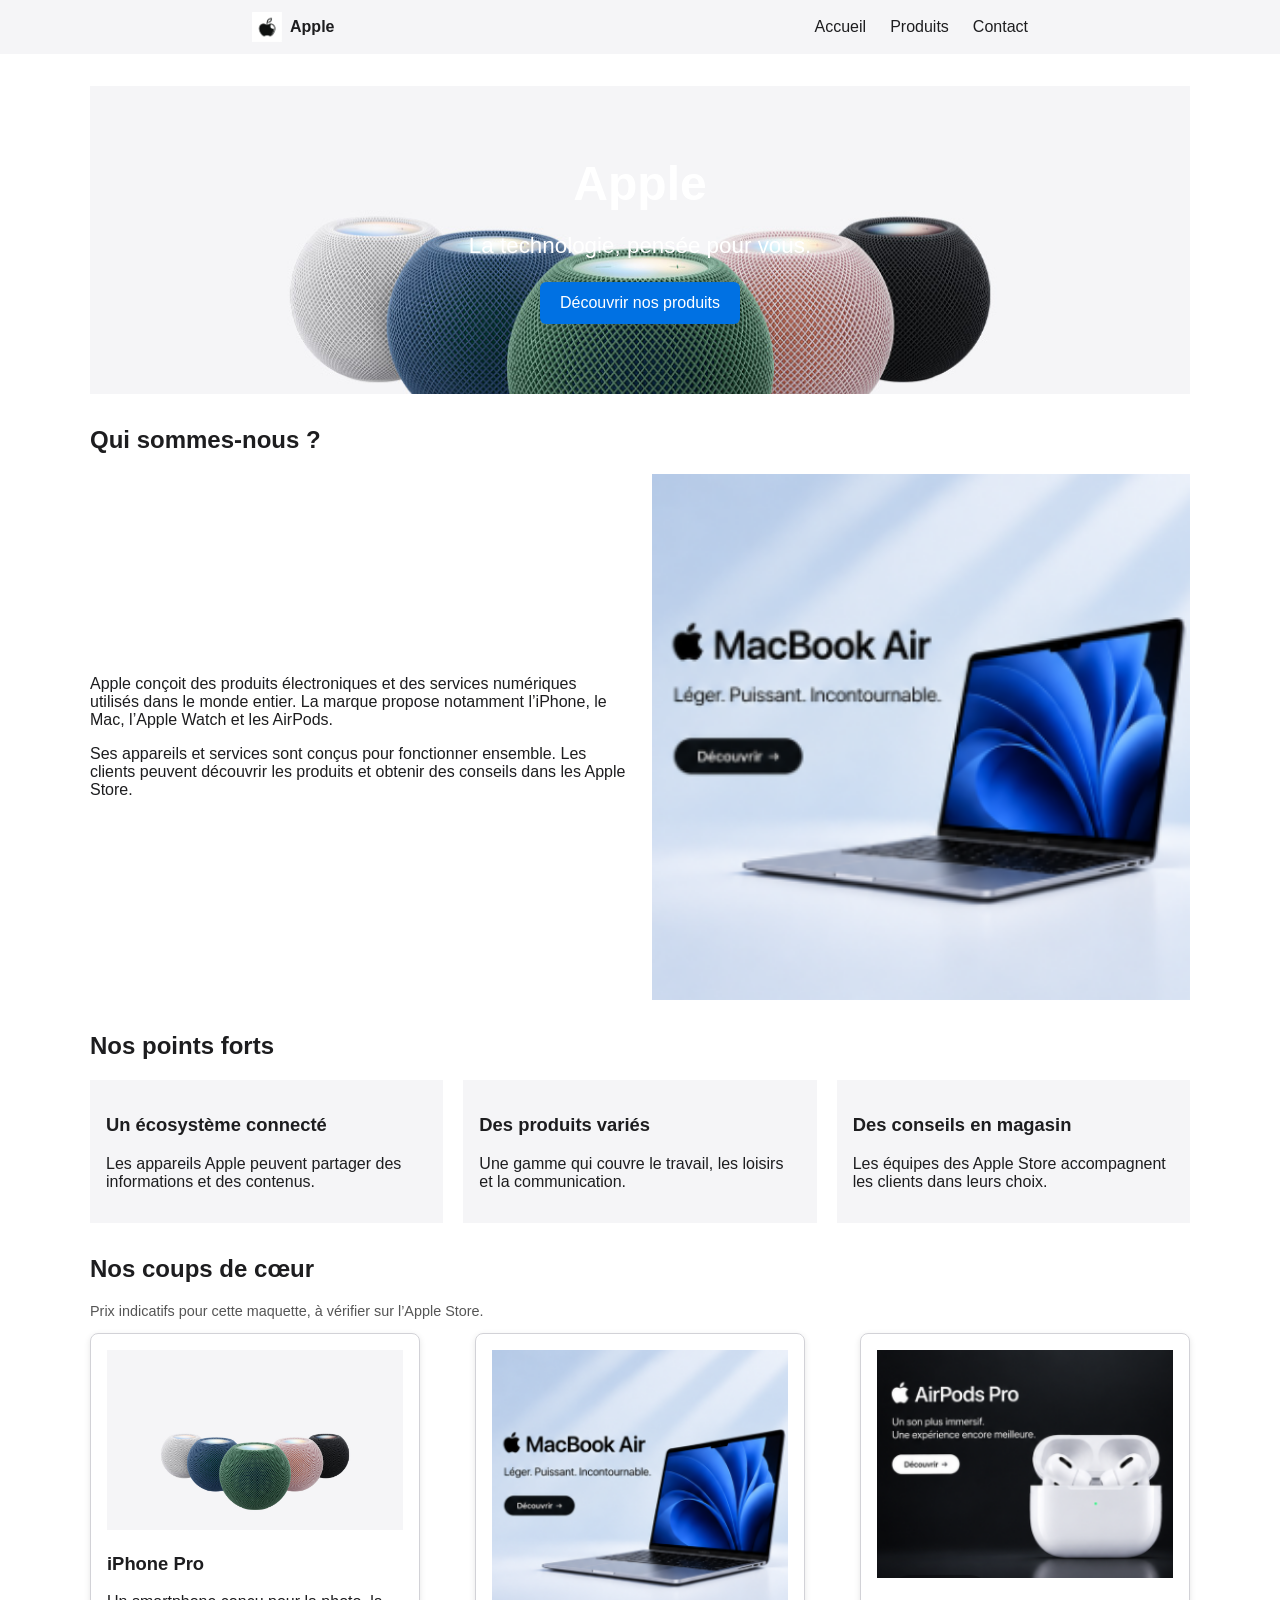
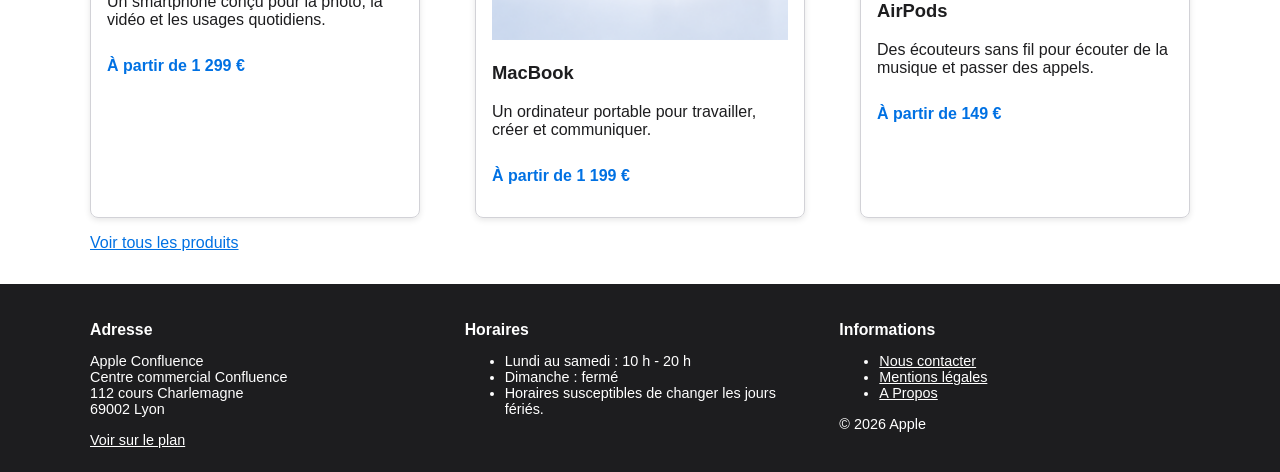
<file: frontend/index.html>
<!DOCTYPE html>
<html lang="fr">
<head>
    <meta charset="UTF-8">
    <meta name="viewport" content="width=device-width, initial-scale=1.0">
    <link rel="stylesheet" href="css/style.css">
    <link rel="stylesheet" href="css/responsive.css">
    <title>Accueil - Apple</title>
</head>
<body>
    <header>
        <a class="logo" href="index.html">
            <img src="images/apple-logo.webp" alt="Logo Apple">
            <span>Apple</span>
        </a>
        <nav aria-label="Navigation principale">
            <ul>
                <li><a href="index.html">Accueil</a></li>
                <li><a href="produits.html">Produits</a></li>
                <li><a href="contact.html">Contact</a></li>
            </ul>
        </nav>
    </header>

    <main>
        <section class="banniere">
            <h1>Apple</h1>
            <p>La technologie, pensée pour vous.</p>
            <a class="bouton" href="produits.html">Découvrir nos produits</a>
        </section>

        <section class="presentation">
            <h2>Qui sommes-nous ?</h2>
            <div class="presentation-contenu">
                <div>
                    <p>Apple conçoit des produits électroniques et des services numériques utilisés dans le monde entier. La marque propose notamment l’iPhone, le Mac, l’Apple Watch et les AirPods.</p>
                    <p>Ses appareils et services sont conçus pour fonctionner ensemble. Les clients peuvent découvrir les produits et obtenir des conseils dans les Apple Store.</p>
                </div>
                <img src="images/mac_book.png" alt="Ordinateur portable Apple">
            </div>
        </section>

        <section class="points-forts">
            <h2>Nos points forts</h2>
            <div class="points-forts-contenu">
                <article>
                    <h3>Un écosystème connecté</h3>
                    <p>Les appareils Apple peuvent partager des informations et des contenus.</p>
                </article>
                <article>
                    <h3>Des produits variés</h3>
                    <p>Une gamme qui couvre le travail, les loisirs et la communication.</p>
                </article>
                <article>
                    <h3>Des conseils en magasin</h3>
                    <p>Les équipes des Apple Store accompagnent les clients dans leurs choix.</p>
                </article>
            </div>
        </section>

        <section class="coups-de-coeur">
            <h2>Nos coups de cœur</h2>
            <p class="note-prix">Prix indicatifs pour cette maquette, à vérifier sur l’Apple Store.</p>
            <div class="grille">
                <article class="carte">
                    <img src="images/hero_homepod_mini_2_preorder__coas2914b7v6_mediumtall.jpg" alt="iPhone Pro">
                    <h3>iPhone Pro</h3>
                    <p class="description">Un smartphone conçu pour la photo, la vidéo et les usages quotidiens.</p>
                    <p class="prix">À partir de 1 299 €</p>
                </article>
                <article class="carte">
                    <img src="images/mac_book.png" alt="MacBook">
                    <h3>MacBook</h3>
                    <p class="description">Un ordinateur portable pour travailler, créer et communiquer.</p>
                    <p class="prix">À partir de 1 199 €</p>
                </article>
                <article class="carte">
                    <img src="images/airpods.png" alt="Écouteurs AirPods">
                    <h3>AirPods</h3>
                    <p class="description">Des écouteurs sans fil pour écouter de la musique et passer des appels.</p>
                    <p class="prix">À partir de 149 €</p>
                </article>
            </div>
            <p><a href="produits.html">Voir tous les produits</a></p>
        </section>
    </main>

    <footer>
        <div class="pied-colonnes">
            <section>
                <h2>Adresse</h2>
                <p>Apple Confluence<br>Centre commercial Confluence<br>112 cours Charlemagne<br>69002 Lyon</p>
                <a href="https://www.google.com/maps/search/?api=1&amp;query=Apple+Confluence+Lyon" target="_blank" rel="noopener">Voir sur le plan</a>
            </section>
            <section>
                <h2>Horaires</h2>
                <ul>
                    <li>Lundi au samedi : 10 h - 20 h</li>
                    <li>Dimanche : fermé</li>
                    <li>Horaires susceptibles de changer les jours fériés.</li>
                </ul>
            </section>
            <section>
                <h2>Informations</h2>
                <ul>
                    <li><a href="contact.html">Nous contacter</a></li>
                    <li><a href="https://www.apple.com/fr/legal/">Mentions légales</a></li>
                    <li><a href="propos.html">A Propos</a></li>
                </ul>
                <p>&copy; 2026 Apple</p>
            </section>
        </div>
    </footer>
</body>
</html>
</file>
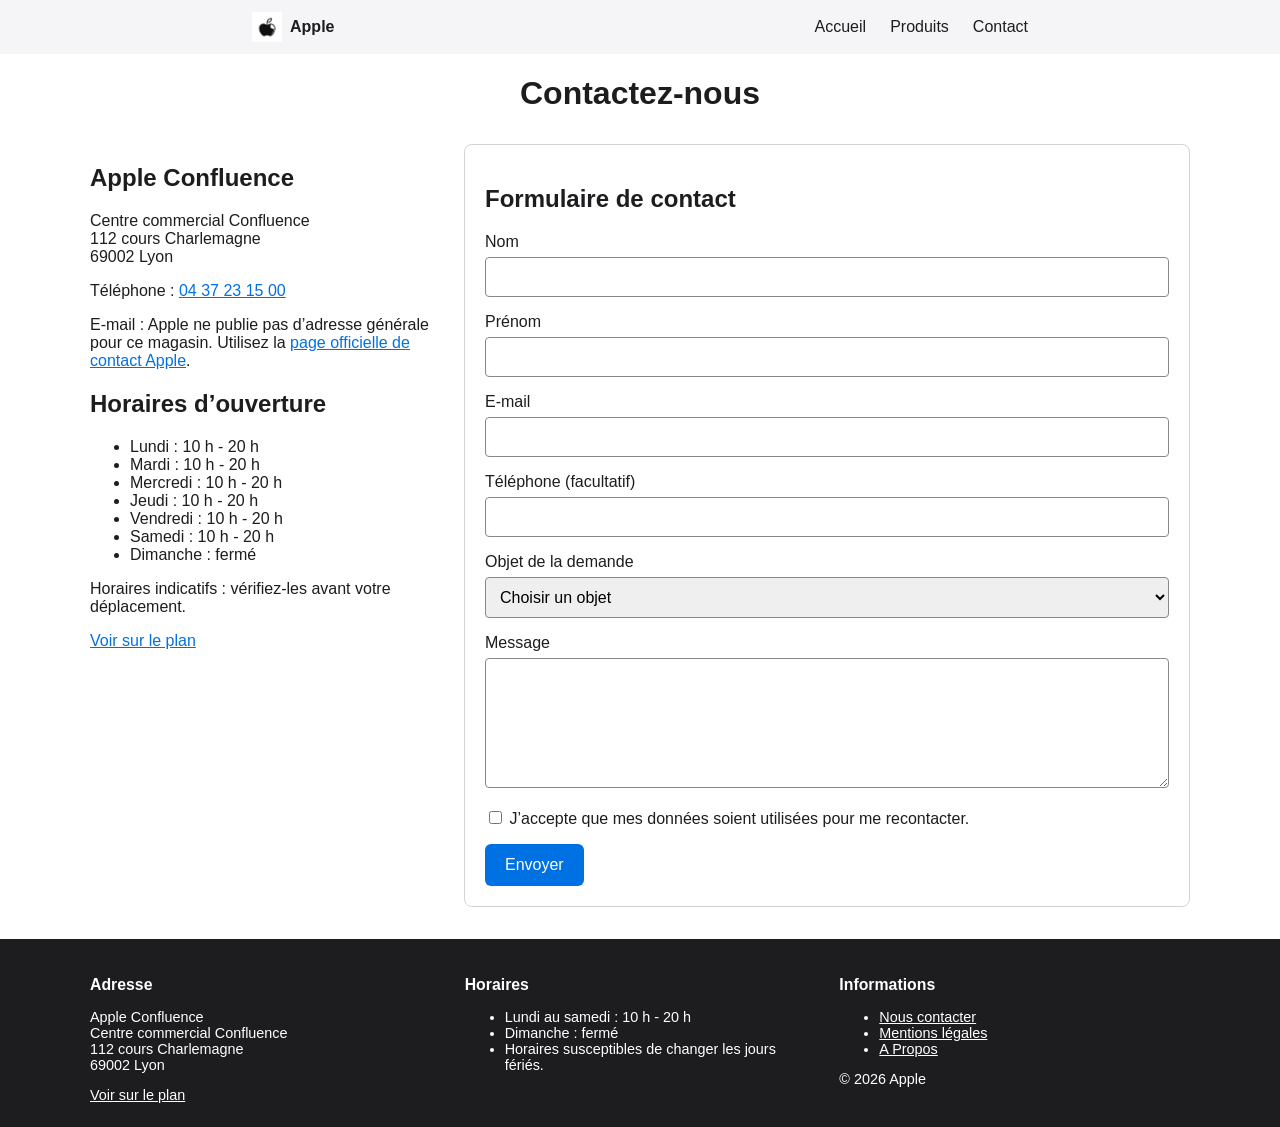
<file: frontend/contact.html>
<!DOCTYPE html>
<html lang="fr">
<head>
    <meta charset="UTF-8">
    <meta name="viewport" content="width=device-width, initial-scale=1.0">
    <link rel="stylesheet" href="css/style.css">
    <link rel="stylesheet" href="css/responsive.css">
    <title>Contact - Apple</title>
</head>
<body>
    <header>
        <a class="logo" href="index.html">
            <img src="images/apple-logo.webp" alt="Logo Apple">
            <span>Apple</span>
        </a>
        <nav aria-label="Navigation principale">
            <ul>
                <li><a href="index.html">Accueil</a></li>
                <li><a href="produits.html">Produits</a></li>
                <li><a href="contact.html">Contact</a></li>
            </ul>
        </nav>
    </header>

    <main>
        <h1>Contactez-nous</h1>
        <section class="contact">
            <div class="coordonnees">
                <h2>Apple Confluence</h2>
                <p>Centre commercial Confluence<br>112 cours Charlemagne<br>69002 Lyon</p>
                <p>Téléphone : <a href="tel:+33437231500">04 37 23 15 00</a></p>
                <p>E-mail : Apple ne publie pas d’adresse générale pour ce magasin. Utilisez la <a href="https://www.apple.com/fr/contact/" target="_blank" rel="noopener">page officielle de contact Apple</a>.</p>
                <h2>Horaires d’ouverture</h2>
                <ul>
                    <li>Lundi : 10 h - 20 h</li>
                    <li>Mardi : 10 h - 20 h</li>
                    <li>Mercredi : 10 h - 20 h</li>
                    <li>Jeudi : 10 h - 20 h</li>
                    <li>Vendredi : 10 h - 20 h</li>
                    <li>Samedi : 10 h - 20 h</li>
                    <li>Dimanche : fermé</li>
                </ul>
                <p>Horaires indicatifs : vérifiez-les avant votre déplacement.</p>
                <p><a href="https://www.google.com/maps/search/?api=1&amp;query=Apple+Confluence+Lyon" target="_blank" rel="noopener">Voir sur le plan</a></p>
            </div>

            <form class="formulaire" action="traitement.php" method="post">
                <h2>Formulaire de contact</h2>
                <div class="champ">
                    <label for="nom">Nom</label>
                    <input type="text" id="nom" name="nom" required>
                </div>
                <div class="champ">
                    <label for="prenom">Prénom</label>
                    <input type="text" id="prenom" name="prenom" required>
                </div>
                <div class="champ">
                    <label for="email">E-mail</label>
                    <input type="email" id="email" name="email" required>
                </div>
                <div class="champ">
                    <label for="telephone">Téléphone (facultatif)</label>
                    <input type="tel" id="telephone" name="telephone">
                </div>
                <div class="champ">
                    <label for="objet">Objet de la demande</label>
                    <select id="objet" name="objet" required>
                        <option value="">Choisir un objet</option>
                        <option value="renseignement">Renseignement sur un produit</option>
                        <option value="commande">Commande et achat</option>
                        <option value="reparation">Réparation et assistance</option>
                    </select>
                </div>
                <div class="champ">
                    <label for="message">Message</label>
                    <textarea id="message" name="message" rows="6" required></textarea>
                </div>
                <div class="case-a-cocher">
                    <input type="checkbox" id="accord" name="accord" required>
                    <label for="accord">J’accepte que mes données soient utilisées pour me recontacter.</label>
                </div>
                <button type="submit">Envoyer</button>
            </form>
        </section>
    </main>

    <footer>
        <div class="pied-colonnes">
            <section>
                <h2>Adresse</h2>
                <p>Apple Confluence<br>Centre commercial Confluence<br>112 cours Charlemagne<br>69002 Lyon</p>
                <a href="https://www.google.com/maps/search/?api=1&amp;query=Apple+Confluence+Lyon" target="_blank" rel="noopener">Voir sur le plan</a>
            </section>
            <section>
                <h2>Horaires</h2>
                <ul>
                    <li>Lundi au samedi : 10 h - 20 h</li>
                    <li>Dimanche : fermé</li>
                    <li>Horaires susceptibles de changer les jours fériés.</li>
                </ul>
            </section>
            <section>
                <h2>Informations</h2>
                <ul>
                    <li><a href="contact.html">Nous contacter</a></li>
                    <li><a href="https://www.apple.com/fr/legal/">Mentions légales</a></li>
                    <li><a href="propos.html">A Propos</a></li>
                </ul>
                <p>&copy; 2026 Apple</p>
            </section>
        </div>
    </footer>
</body>
</html>
</file>
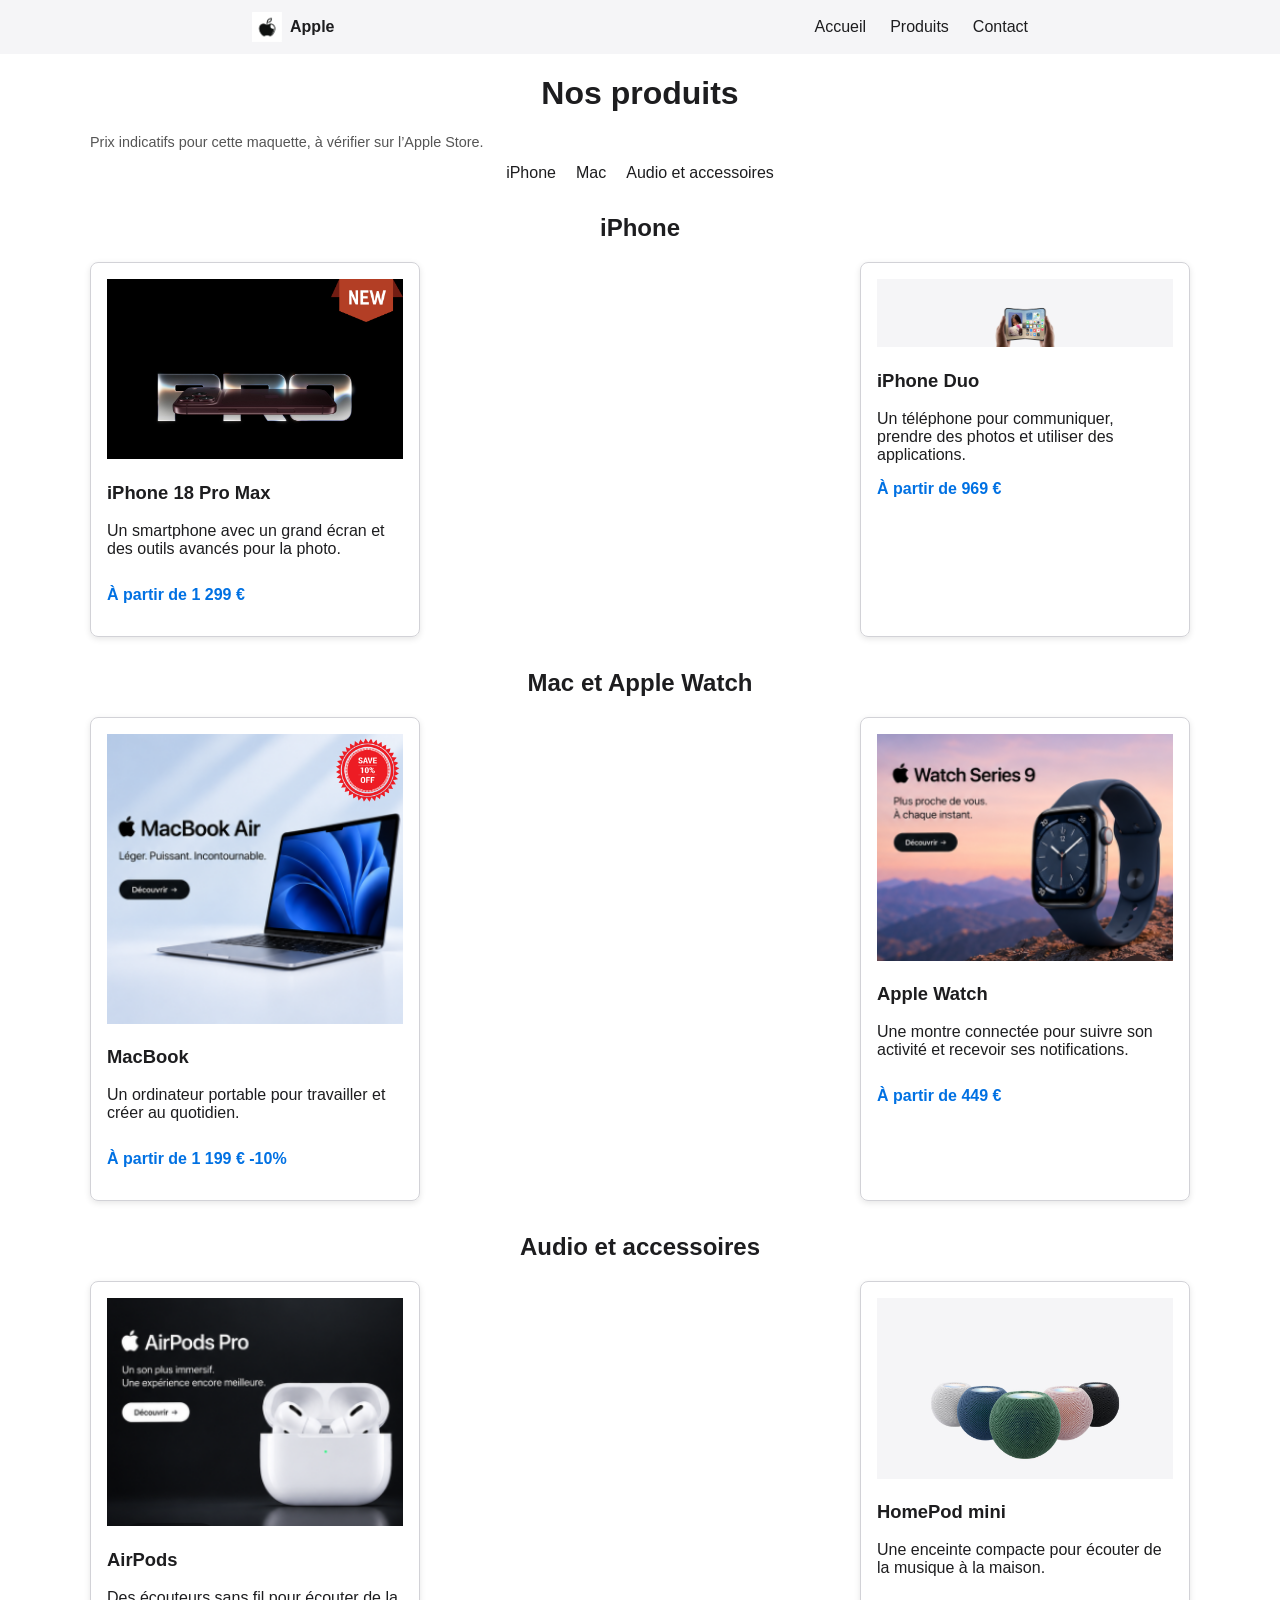
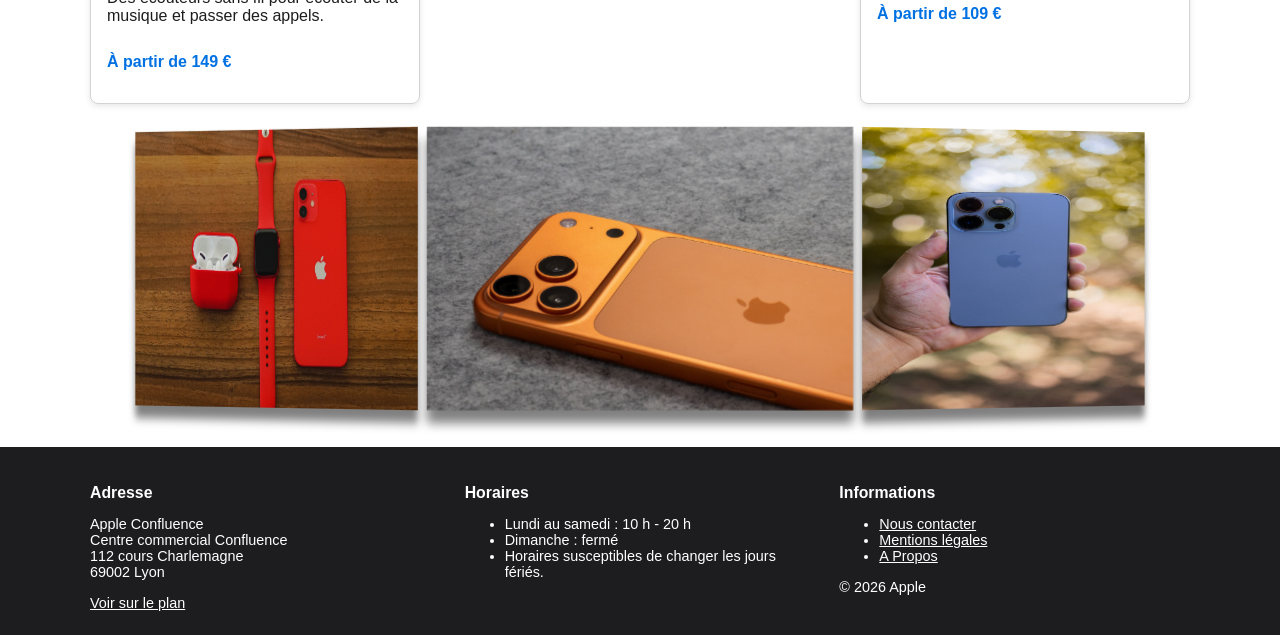
<file: frontend/produits.html>
<!DOCTYPE html>
<html lang="fr">
<head>
    <meta charset="UTF-8">
    <meta name="viewport" content="width=device-width, initial-scale=1.0">
    <link rel="stylesheet" href="css/style.css">
    <link rel="stylesheet" href="css/responsive.css">
    <title>Produits Apple</title>
</head>
<body>
    <header>
        <a class="logo" href="index.html">
            <img src="images/apple-logo.webp" alt="Logo Apple">
            <span>Apple</span>
        </a>
        <nav aria-label="Navigation principale">
            <ul>
                <li><a href="index.html">Accueil</a></li>
                <li><a href="produits.html">Produits</a></li>
                <li><a href="contact.html">Contact</a></li>
            </ul>
        </nav>
    </header>

    <main>
        <h1>Nos produits</h1>
        <p class="note-prix">Prix indicatifs pour cette maquette, à vérifier sur l’Apple Store.</p>
        <nav class="ancres" aria-label="Catégories de produits">
            <ul>
                <li><a href="#iphone">iPhone</a></li>
                <li><a href="#mac">Mac</a></li>
                <li><a href="#audio">Audio et accessoires</a></li>
            </ul>
        </nav>

        <section id="iphone">
            <h2 class="center">iPhone</h2>
            <div class="grille">
                <article class="carte carte-iphone">
                    <img src="images/hero_iphone_18_pro__fqe1motd0ymy_mediumtall_2x.jpg" alt="iPhone Pro">
                    <img class="badge" src="images/new_produit.png" alt="Nouveau">
                    <h3>iPhone 18 Pro Max</h3>
                    <p class="description">Un smartphone avec un grand écran et des outils avancés pour la photo.</p>
                    <p class="prix">À partir de 1 299 €</p>
                </article>
                <article class="carte">
                    <img src="images/hero_iphone_duo_announce__fh4u8yzndpe2_largetall.jpg" alt="iPhone duo">
                    <h3>iPhone Duo</h3>
                    <p class="description">Un téléphone pour communiquer, prendre des photos et utiliser des applications.</p>
                    <p class="prix">À partir de 969 €</p>
                </article>
            </div>
        </section>

        <section id="mac">
            <h2 class="center">Mac et Apple Watch</h2>
            <div class="grille">
                <article class="carte carte-mac">
                    <img src="images/mac_book.png" alt="Ordinateur MacBook">
                    <img class="badge" src="images/-10%.png" alt="badge">
                    <h3>MacBook</h3>
                    <p class="description">Un ordinateur portable pour travailler et créer au quotidien.</p>
                    <p class="prix">À partir de 1 199 € -10% </p>
                </article>
                <article class="carte">
                    <img src="images/apple_watch.png" alt="Montre Apple Watch">
                    <h3>Apple Watch</h3>
                    <p class="description">Une montre connectée pour suivre son activité et recevoir ses notifications.</p>
                    <p class="prix">À partir de 449 €</p>
                </article>
            </div>
        </section>

        <section id="audio">
            <h2 class="center">Audio et accessoires</h2>
            <div class="grille">
                <article class="carte">
                    <img src="images/airpods.png" alt="Écouteurs AirPods">
                    <h3>AirPods</h3>
                    <p class="description">Des écouteurs sans fil pour écouter de la musique et passer des appels.</p>
                    <p class="prix">À partir de 149 €</p>
                </article>
                <article class="carte">
                    <img src="images/hero_homepod_mini_2_preorder__coas2914b7v6_mediumtall.jpg" alt="Enceintes HomePod mini">
                    <h3>HomePod mini</h3>
                    <p class="description">Une enceinte compacte pour écouter de la musique à la maison.</p>
                    <p class="prix">À partir de 109 €</p>
                </article>
            </div>
        </section>

       <section>

            <div class='caroussel_auto'>
            <div class="contenu_carou_auto">
            <div class="caroussel-image">
                <img src="../frontend/images/iphone_17_orange.jpg" alt="iphone orange">
                <img src="../frontend/images/iphone_bleu.jpg" alt="iphone bleu">
                <img src="../frontend/images/iphone_rouge.jpg" alt="iphone rouge">
                <img src="../frontend/images/ipad_carrouselle.jpg" alt="ipad">
                <img src="../frontend/images/pomme.jpg" alt="pomme">
                <img src="../frontend/images/ma_car.jpg" alt="macbook">
                <img src="../frontend/images/iphone13.jpg" alt="iphone 13">
                <img src="../frontend/images/produit_apple.jpg" alt="produit apple">
            </div>
            </div>
            </div>

       </section>
    </main>

    <footer>
        <div class="pied-colonnes">
            <section>
                <h2>Adresse</h2>
                <p>Apple Confluence<br>Centre commercial Confluence<br>112 cours Charlemagne<br>69002 Lyon</p>
                <a href="https://www.google.com/maps/search/?api=1&amp;query=Apple+Confluence+Lyon" target="_blank" rel="noopener">Voir sur le plan</a>
            </section>
            <section>
                <h2>Horaires</h2>
                <ul>
                    <li>Lundi au samedi : 10 h - 20 h</li>
                    <li>Dimanche : fermé</li>
                    <li>Horaires susceptibles de changer les jours fériés.</li>
                </ul>
            </section>
            <section>
                <h2>Informations</h2>
                <ul>
                    <li><a href="contact.html">Nous contacter</a></li>
                    <li><a href="https://www.apple.com/fr/legal/">Mentions légales</a></li>
                    <li><a href="propos.html">A Propos</a></li>
                </ul>
                <p>&copy; 2026 Apple</p>
            </section>
        </div>
    </footer>
</body>
</html>
</file>
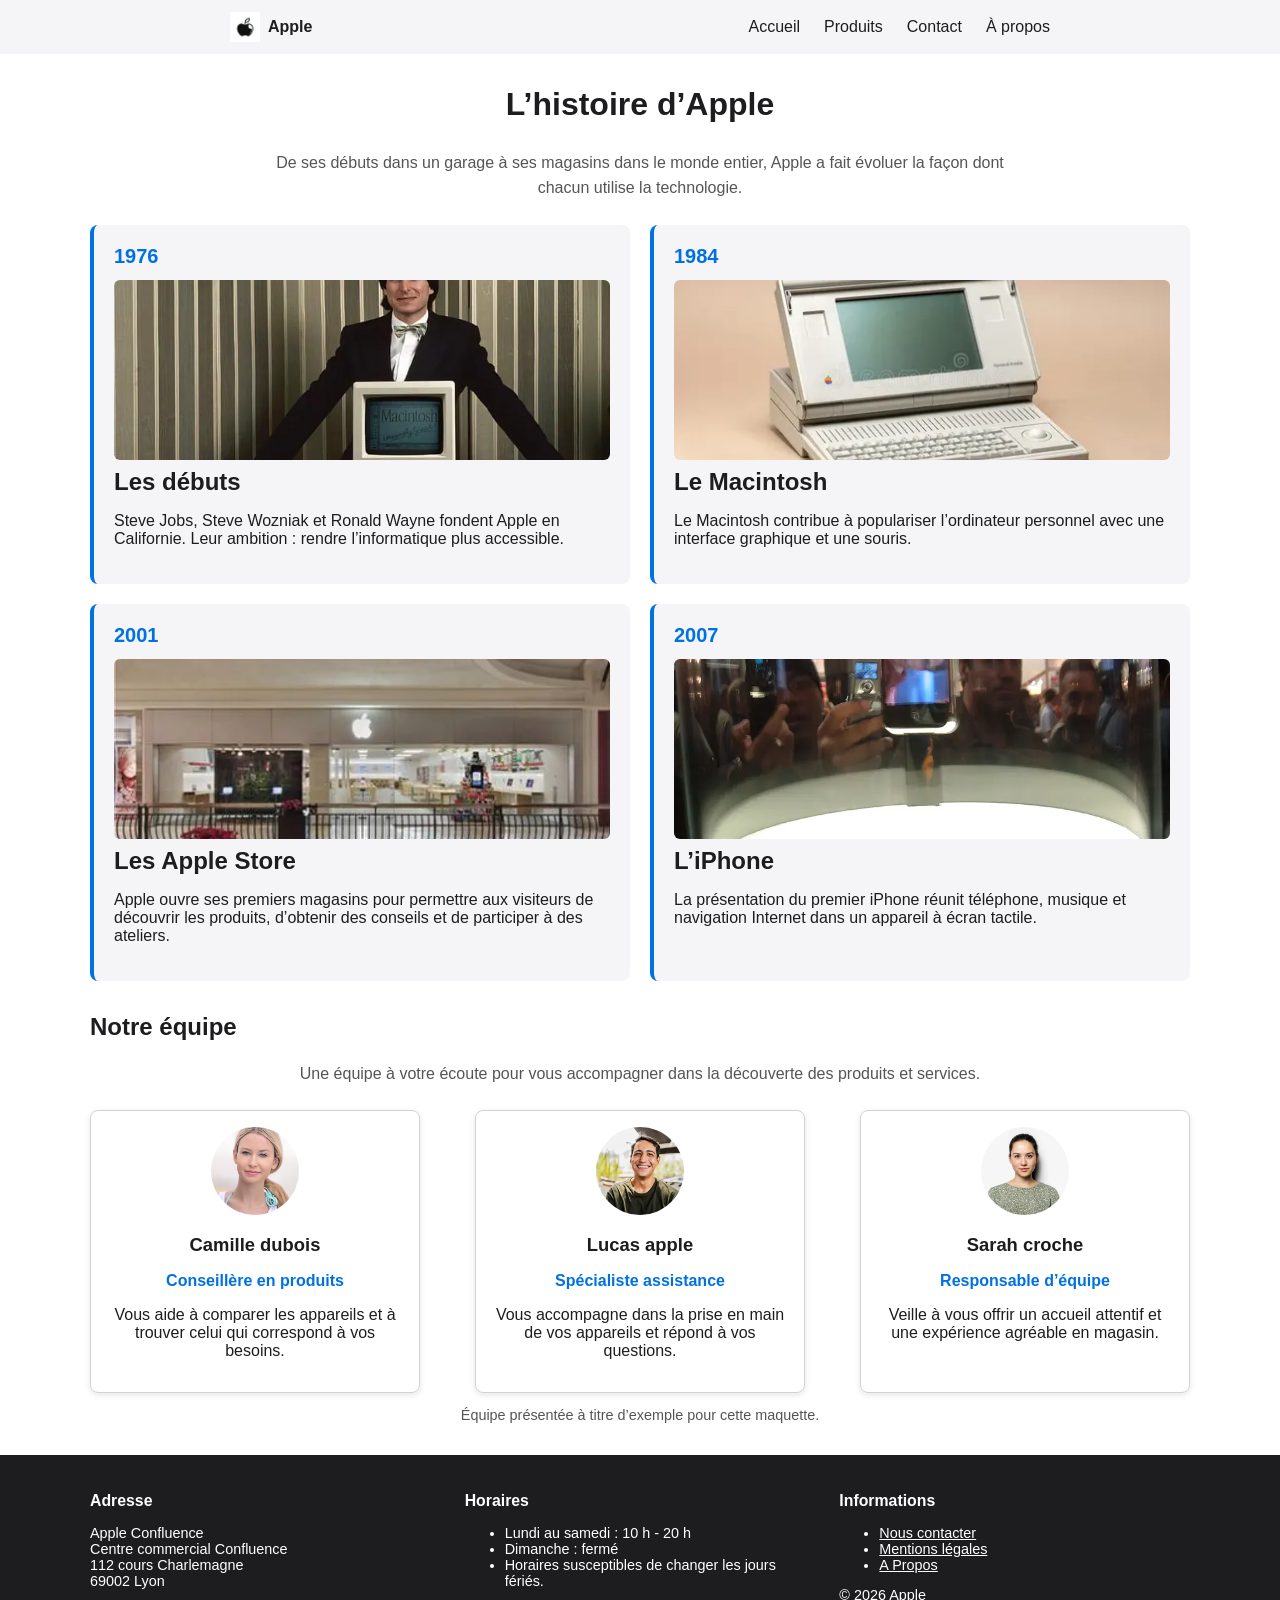
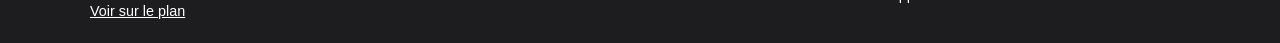
<file: frontend/propos.html>
<!DOCTYPE html>
<html lang="fr">
<head>
    <meta charset="UTF-8">
    <meta name="viewport" content="width=device-width, initial-scale=1.0">
    <link rel="stylesheet" href="css/style.css">
    <link rel="stylesheet" href="css/responsive.css">
    <title>À propos - Apple Confluence</title>
</head>
<body>
    <header>
        <a class="logo" href="index.html">
            <img src="images/apple-logo.webp" alt="Logo Apple">
            <span>Apple</span>
        </a>
        <nav aria-label="Navigation principale">
            <ul>
                <li><a href="index.html">Accueil</a></li>
                <li><a href="produits.html">Produits</a></li>
                <li><a href="contact.html">Contact</a></li>
                <li><a href="propos.html">À propos</a></li>
            </ul>
        </nav>
    </header>

    <main>
        <section class="histoire-commerce">
            <h1>L’histoire d’Apple</h1>
            <p class="intro-propos">De ses débuts dans un garage à ses magasins dans le monde entier, Apple a fait évoluer la façon dont chacun utilise la technologie.</p>
            <div class="etapes-histoire">
                <article class="etape-histoire">
                    <span class="annee">1976</span>
                    <img src="images/creation1976.webp" alt="Steve Jobs présente le premier ordinateur Apple">
                    <h2>Les débuts</h2>
                    <p>Steve Jobs, Steve Wozniak et Ronald Wayne fondent Apple en Californie. Leur ambition : rendre l’informatique plus accessible.</p>
                </article>
                <article class="etape-histoire">
                    <span class="annee">1984</span>
                    <img src="images/macintosh.webp" alt="Steve Jobs présente le Macintosh">
                    <h2>Le Macintosh</h2>
                    <p>Le Macintosh contribue à populariser l’ordinateur personnel avec une interface graphique et une souris.</p>
                </article>
                <article class="etape-histoire">
                    <span class="annee">2001</span>
                    <img src="images/first-apple-store.webp" alt="1er apple store">
                    <h2>Les Apple Store</h2>
                    <p>Apple ouvre ses premiers magasins pour permettre aux visiteurs de découvrir les produits, d’obtenir des conseils et de participer à des ateliers.</p>
                </article>
                <article class="etape-histoire">
                    <span class="annee">2007</span>
                   <img src="images/first-iphone-2007-photos-09.webp" alt="Présentation du premier iPhone">
                    <h2>L’iPhone</h2>
                    <p>La présentation du premier iPhone réunit téléphone, musique et navigation Internet dans un appareil à écran tactile.</p>
                </article>
            </div>
        </section>

        <section class="equipe">
            <h2>Notre équipe</h2>
            <p class="intro-propos">Une équipe à votre écoute pour vous accompagner dans la découverte des produits et services.</p>
            <div class="grille equipe-cartes">
                <article class="carte equipe-carte">
                    <div class="equipe-photo">
                    <img src="images/woman.jpg" alt="femme">
                    </div>
                    <h3>Camille dubois</h3>
                    <p class="equipe-role">Conseillère en produits</p>
                    <p>Vous aide à comparer les appareils et à trouver celui qui correspond à vos besoins.</p>
                </article>
                <article class="carte equipe-carte">
                    <div class="equipe-photo">
                    <img src="images/portrait-dun-jeune-homme-à-lintérieur.webp" alt="hommme">
                    </div>
                    <h3>Lucas apple</h3>
                    <p class="equipe-role">Spécialiste assistance</p>
                    <p>Vous accompagne dans la prise en main de vos appareils et répond à vos questions.</p>
                </article>
                <article class="carte equipe-carte">
                    <div class="equipe-photo">
                    <img src="images/darkHair.webp" alt="femme">
                    </div>
                    <h3>Sarah croche</h3>
                    <p class="equipe-role">Responsable d’équipe</p>
                    <p>Veille à vous offrir un accueil attentif et une expérience agréable en magasin.</p>
                </article>
            </div>
            <p class="note-equipe">Équipe présentée à titre d’exemple pour cette maquette.</p>
        </section>

    </main>

    <footer>
        <div class="pied-colonnes">
            <section>
                <h2>Adresse</h2>
                <p>Apple Confluence<br>Centre commercial Confluence<br>112 cours Charlemagne<br>69002 Lyon</p>
                <a href="https://www.google.com/maps/search/?api=1&amp;query=Apple+Confluence+Lyon" target="_blank" rel="noopener">Voir sur le plan</a>
            </section>
            <section>
                <h2>Horaires</h2>
                <ul>
                    <li>Lundi au samedi : 10 h - 20 h</li>
                    <li>Dimanche : fermé</li>
                    <li>Horaires susceptibles de changer les jours fériés.</li>
                </ul>
            </section>
            <section>
                <h2>Informations</h2>
                <ul>
                    <li><a href="contact.html">Nous contacter</a></li>
                    <li><a href="https://www.apple.com/fr/legal/">Mentions légales</a></li>
                    <li><a href="propos.html">A Propos</a></li>
                </ul>
                <p>&copy; 2026 Apple</p>
            </section>
        </div>
    </footer>
</body>
</html>
</file>
<file: frontend/css/style.css>
body {
    margin: 0;
    font-family: Arial, sans-serif;
    font-size: 16px;
    color: #1d1d1f;
    background-color: #ffffff;
}

header {
    display: flex;
    align-items: center;
    justify-content: space-around;
    padding: 12px;
    background-color: #f5f5f7;
}

.logo {
    display: flex;
    align-items: center;
    gap: 8px;
    color: #1d1d1f;
    font-weight: bold;
    text-decoration: none;
}

.logo img {
    width: 30px;
    height: 30px;
}

nav ul {
    display: flex;
    justify-content: center;
    gap: 24px;
    margin: 0;
    padding: 0;
    list-style: none;
}

a {
    color: #0071e3;
}

nav a {
    color: #1d1d1f;
    text-decoration: none;
}

a:hover {
    text-decoration: underline;
}

h1,
h2 {
    color: #1d1d1f;
}

h1 {
    font-size: 2em;
    text-align: center;
}

h2 {
    font-size: 1.5em;
}

h3 {
    font-size: 1.15em;
}

main {
    width: 1100px;
    margin: auto;
}

section {
    margin: 32px 0;
}

.banniere {
    padding: 70px 20px;
    background-image: url("../images/hero_homepod_mini_2_preorder__coas2914b7v6_mediumtall.jpg");
    background-size: cover;
    background-position: center;
    background-color: #1d1d1f;
    color: #ffffff;
    text-align: center;
}

.banniere h1 {
    margin: 0 0 12px;
    font-size: 3em;
    color: #ffffff;
}

.banniere p {
    font-size: 1.4em;
    color: #ffffff;
}

.bouton,
button {
    display: inline-block;
    padding: 12px 20px;
    border: 0;
    border-radius: 6px;
    background-color: #0071e3;
    color: #ffffff;
    text-decoration: none;
}

.bouton:hover,
button:hover {
    background-color: #005bb5;
    text-decoration: none;
}

.presentation-contenu {
    display: flex;
    align-items: center;
    gap: 24px;
}

.presentation-contenu > div,
.presentation-contenu img {
    flex: 1;
}

.presentation-contenu img {
    width: 50%;
}

.points-forts-contenu {
    display: flex;
    gap: 20px;
}

.points-forts-contenu article {
    flex: 1;
    padding: 16px;
    background-color: #f5f5f7;
}

.intro-propos {
    max-width: 760px;
    margin: 0 auto 24px;
    color: #555555;
    text-align: center;
    line-height: 1.6;
}

.etapes-histoire {
    display: grid;
    grid-template-columns: repeat(2, minmax(0, 1fr));
    gap: 20px;
}

.etape-histoire {
    margin: 0;
    padding: 20px;
    border-left: 4px solid #0071e3;
    border-radius: 8px;
    background-color: #f5f5f7;
}

.etape-histoire img {
    display: block;
    width: 100%;
    height: 180px;
    margin-top: 12px;
    border-radius: 6px;
    object-fit: cover;
}

.etape-histoire h2 {
    margin: 8px 0;
}

.annee {
    color: #0071e3;
    font-size: 1.25em;
    font-weight: bold;
}

.equipe-cartes {
    justify-content: center;
}

.equipe-carte {
    text-align: center;
}

.equipe-photo {
    width: 88px;
    height: 88px;
    margin: 0 auto 16px;
    border-radius: 50%;
    overflow: hidden;
}

.equipe-photo img {
    width: 100%;
    height: 100%;
    object-fit: cover;
}

.equipe-carte h3 {
    margin-bottom: 8px;
}

.equipe-role {
    color: #0071e3;
    font-weight: bold;
}

.note-equipe {
    color: #555555;
    font-size: 0.9em;
    text-align: center;
}

/* Cartes produits */
.grille {
    display: flex;
    flex-wrap: wrap;
    justify-content: space-between;
    gap: 20px;
}

.carte {
    width: 30%;
    padding: 16px;
    border: 1px solid #d2d2d7;
    border-radius: 8px;
    box-shadow: 0 2px 6px #0000001a;
    box-sizing: border-box;
}

.carte-iphone,
.carte-mac {
    position: relative;
}

.carte-iphone .badge {
    position: absolute;
    top: 16px;
    right: 16px;
    width: 72px;
    height: auto;
    z-index: 1;
}

.carte-mac .badge {
    position: absolute;
    top: 16px;
    right: 16px;
    width: 72px;
    height: auto;
    z-index: 1;
}

.carte img {
    width: 100%;
}

.center{
    display: flex;
    justify-content: center;
}

.description {
    min-height: 48px;
}

.prix {
    color: #0071e3;
    font-weight: bold;
}

.note-prix {
    color: #555555;
    font-size: 0.9em;
}

.ancres ul {
    display: flex;
    gap: 20px;
    padding: 0;
    list-style: none;
}

/* Contact et formulaire */
.contact {
    display: flex;
    align-items: flex-start;
    gap: 32px;
}

.coordonnees {
    flex: 1;
}

.formulaire {
    flex: 2;
    padding: 20px;
    border: 1px solid #d2d2d7;
    border-radius: 8px;
    box-sizing: border-box;
}

.champ {
    margin-bottom: 16px;
}

.champ label {
    display: block;
    margin-bottom: 6px;
}

.champ input,
.champ select,
.champ textarea {
    width: 100%;
    padding: 10px;
    border: 1px solid #888888;
    border-radius: 4px;
    font: inherit;
    box-sizing: border-box;
}

.case-a-cocher {
    margin-bottom: 16px;
}

button {
    font: inherit;
    cursor: pointer;
}

/* Pied de page */
footer {
    padding: 24px;
    background-color: #1d1d1f;
    color: #ffffff;
    font-size: 0.9em;
}

.pied-colonnes {
    display: flex;
    justify-content: space-between;
    gap: 24px;
    width: 1100px;
    margin: auto;
}

.pied-colonnes section {
    flex: 1;
    margin: 0;
}

.pied-colonnes h2 {
    color: #ffffff;
    font-size: 1.1em;
}

.pied-colonnes a {
    color: #ffffff;
}

*{box-sizing: border-box}

img{max-width:100%}

.contenu_carou_auto{
margin:2rem auto;
width:420px;
height:279px;
perspective:8000px
}
		
.caroussel-image{	
animation:rotation 24s infinite alternate linear;	
transform-style:preserve-3d;
position:relative;	
}

.caroussel-image img{	
position: absolute;
top:0;
left: 0;
}

.caroussel-image img{
filter:drop-shadow(0 12px 5px hsla(0,0%,0%,.5));
width:400px;
height:266px;
left:10px;
outline:1px solid transparent;
backface-visibility:hidden	
}
		
.caroussel-image img:nth-child(1){
transform:translate3d(0,0,495px)		
}

.caroussel-image img:nth-child(2){	
transform:rotateY(45deg) translateZ(495px)
}
		
.caroussel-image img:nth-child(3){
	transform:rotateY(90deg) translateZ(495px)
}
	
.caroussel-image img:nth-child(4){
	transform:rotateY(135deg) translateZ(495px)
}
	
.caroussel-image img:nth-child(5){
	transform:rotateY(180deg) translateZ(495px)
}
	
.caroussel-image img:nth-child(6){
	transform:rotateY(225deg) translateZ(495px)
}
	
.caroussel-image img:nth-child(7){
	transform:rotateY(270deg) translateZ(495px)
}
	
.caroussel-image img:nth-child(8){
	transform:rotateY(315deg) translateZ(495px)
	}

@keyframes rotation{
from{transform:rotatey(0)}
to{transform:rotatey(1turn)}}

@keyframes rebond {
  0%, 100% { transform: translateY(0); }
  50%      { transform: translateY(-80px); }
}
</file>
<file: frontend/css/responsive.css>
@media screen and (max-width: 1150px) {
    main,
    .pied-colonnes {
        width: 90%;
    }
}

@media screen and (max-width: 1024px) {
    .grille {
        justify-content: center;
    }

    .carte {
        width: calc(50% - 10px);
    }
}

@media screen and (max-width: 768px) {
    .presentation-contenu {
        flex-direction: column;
        align-items: flex-start;
    }

    .presentation-contenu img {
        width: 100%;
    }

    .points-forts-contenu {
        flex-wrap: wrap;
        justify-content: center;
    }

    .points-forts-contenu article {
        flex: 0 1 calc(50% - 10px);
    }
}

@media screen and (max-width: 600px) {
    header,
    header nav ul,
    .points-forts-contenu,
    .contact,
    .pied-colonnes {
        flex-direction: column;
    }

    header nav ul {
        align-items: center;
        gap: 12px;
        padding-top: 12px;
    }

    main,
    .pied-colonnes {
        width: 90%;
    }

    .banniere {
        padding: 40px 16px;
    }

    .banniere h1 {
        font-size: 2em;
    }

    .presentation-contenu {
        flex-direction: column;
        align-items: flex-start;
    }

    .presentation-contenu img {
        width: 100%;
    }

    .carte {
        width: 100%;
    }

    .points-forts-contenu article {
        flex-basis: 100%;
    }

    .contact .formulaire {
        order: 1;
    }

    .contact .coordonnees {
        order: 2;
    }

    .formulaire {
        width: 100%;
    }

    .champ input,
    .champ select,
    .champ textarea {
        box-sizing: border-box;
    }

    h1 {
        font-size: 1.7em;
    }

    h2 {
        font-size: 1.3em;
    }
}
</file>
